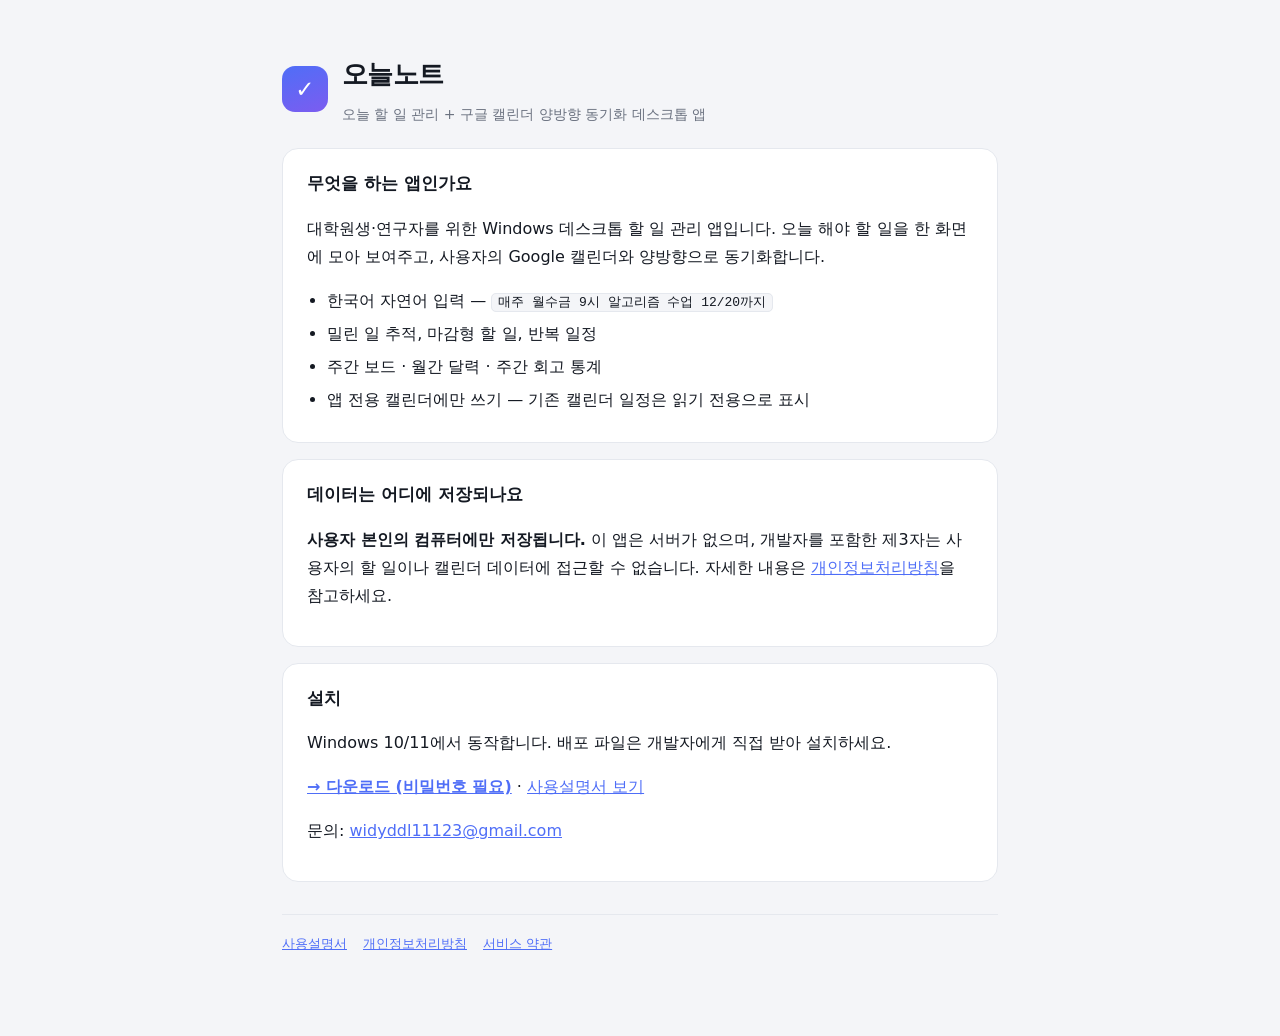
<file: index.html>
<!doctype html>
<html lang="ko">
<head>
<meta charset="utf-8">
<meta name="viewport" content="width=device-width, initial-scale=1">
<title>오늘노트 — 오늘 할 일 + 구글 캘린더</title>
<link rel="stylesheet" href="./site.css">
<style>
  header{display:flex;align-items:center;gap:14px;margin-bottom:22px}
  .logo{width:46px;height:46px;border-radius:13px;background:linear-gradient(160deg,#4f6ef7,#7c5cf0);
    display:grid;place-items:center;color:#fff;font-size:23px;flex:0 0 auto}
  .sub{color:var(--muted);font-size:14px;margin-top:2px}
</style>
</head>
<body>
<div class="wrap">
  <header>
    <div class="logo">✓</div>
    <div>
      <h1>오늘노트</h1>
      <div class="sub">오늘 할 일 관리 + 구글 캘린더 양방향 동기화 데스크톱 앱</div>
    </div>
  </header>

  <div class="card">
    <h2>무엇을 하는 앱인가요</h2>
    <p>대학원생·연구자를 위한 Windows 데스크톱 할 일 관리 앱입니다. 오늘 해야 할 일을 한 화면에 모아 보여주고,
       사용자의 Google 캘린더와 양방향으로 동기화합니다.</p>
    <ul>
      <li>한국어 자연어 입력 — <code>매주 월수금 9시 알고리즘 수업 12/20까지</code></li>
      <li>밀린 일 추적, 마감형 할 일, 반복 일정</li>
      <li>주간 보드 · 월간 달력 · 주간 회고 통계</li>
      <li>앱 전용 캘린더에만 쓰기 — 기존 캘린더 일정은 읽기 전용으로 표시</li>
    </ul>
  </div>

  <div class="card">
    <h2>데이터는 어디에 저장되나요</h2>
    <p><strong>사용자 본인의 컴퓨터에만 저장됩니다.</strong> 이 앱은 서버가 없으며, 개발자를 포함한 제3자는
       사용자의 할 일이나 캘린더 데이터에 접근할 수 없습니다.
       자세한 내용은 <a href="./privacy.html">개인정보처리방침</a>을 참고하세요.</p>
  </div>

  <div class="card">
    <h2>설치</h2>
    <p>Windows 10/11에서 동작합니다. 배포 파일은 개발자에게 직접 받아 설치하세요.</p>
    <p><a href="./download.html"><strong>→ 다운로드 (비밀번호 필요)</strong></a> · <a href="./guide.html">사용설명서 보기</a></p>
    <p>문의: <a href="mailto:widyddl11123@gmail.com">widyddl11123@gmail.com</a></p>
  </div>

  <footer>
    <a href="./guide.html">사용설명서</a>
    <a href="./privacy.html">개인정보처리방침</a>
    <a href="./terms.html">서비스 약관</a>
  </footer>
</div>
</body>
</html>
</file>
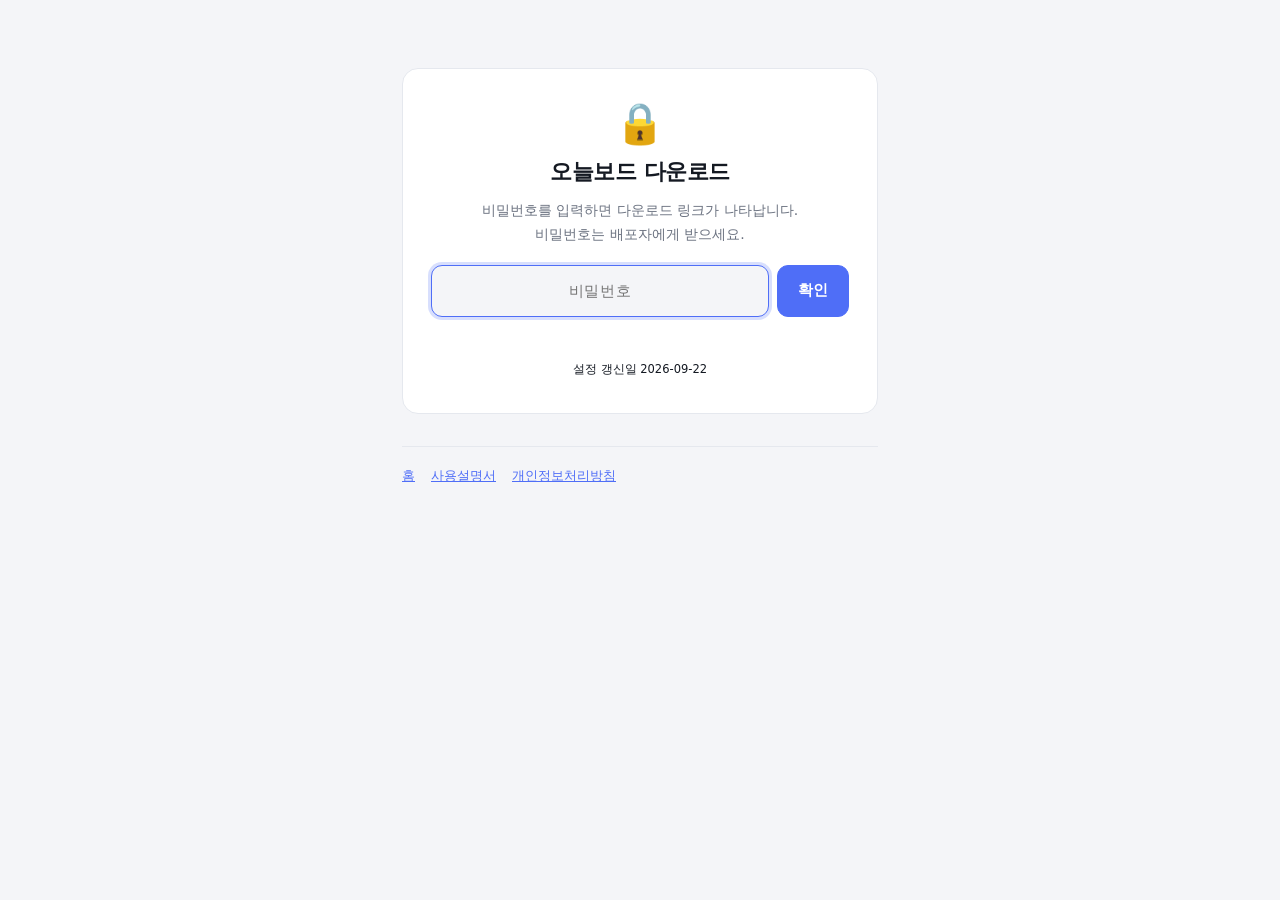
<file: download.html>
<!doctype html>
<html lang="ko">
<head>
<meta charset="utf-8">
<meta name="viewport" content="width=device-width, initial-scale=1">
<meta name="robots" content="noindex, nofollow">
<title>오늘보드 다운로드</title>
<link rel="stylesheet" href="./site.css">
<style>
  .wrap{max-width:520px}
  .lockcard{text-align:center;padding:34px 28px}
  .lock{font-size:40px;line-height:1;margin-bottom:10px}
  .pwrow{display:flex;gap:8px;margin-top:18px}
  .pwrow input{
    flex:1;padding:12px 14px;border-radius:11px;border:1px solid var(--border);
    background:var(--bg);color:var(--text);font:inherit;font-size:15px;outline:none;text-align:center;letter-spacing:.05em;
  }
  .pwrow input:focus{border-color:var(--accent);box-shadow:0 0 0 3px color-mix(in srgb,var(--accent) 22%,transparent)}
  .btn{
    padding:12px 20px;border-radius:11px;border:1px solid var(--accent);background:var(--accent);color:#fff;
    font:inherit;font-size:14.5px;font-weight:700;cursor:pointer;white-space:nowrap;
  }
  .btn:hover{filter:brightness(1.08)}
  .btn:disabled{opacity:.55;cursor:default;filter:none}
  .btn.big{display:block;width:100%;padding:16px;font-size:16px;margin-top:6px;text-decoration:none;text-align:center}
  .msg{margin-top:12px;font-size:13.5px;min-height:20px}
  .msg.err{color:#e5484d}
  .msg.ok{color:#16a34a}
  .shake{animation:sh .35s}
  @keyframes sh{0%,100%{transform:translateX(0)}25%{transform:translateX(-7px)}75%{transform:translateX(7px)}}
  .meta{display:flex;flex-wrap:wrap;gap:8px;justify-content:center;margin-top:14px;font-size:12px;color:var(--muted)}
  .meta span{background:var(--bg);border:1px solid var(--border);border-radius:999px;padding:3px 10px}
  .hash{font-size:11px;color:var(--faint);word-break:break-all;margin-top:12px;line-height:1.5}
  .note{font-size:13px;color:var(--muted);margin-top:18px;text-align:left;
    background:var(--bg);border-left:3px solid var(--accent);border-radius:0 8px 8px 0;padding:11px 14px}
  .note.warn{border-left-color:#f59e0b}
  h1{font-size:22px;margin:0 0 4px}
</style>
</head>
<body>
<div class="wrap">

  <div class="card lockcard" id="gate">
    <div class="lock">🔒</div>
    <h1>오늘보드 다운로드</h1>
    <p style="color:var(--muted);font-size:14px;margin:6px 0 0">
      비밀번호를 입력하면 다운로드 링크가 나타납니다.<br>비밀번호는 배포자에게 받으세요.
    </p>
    <div class="pwrow">
      <input type="password" id="pw" placeholder="비밀번호" autocomplete="off" spellcheck="false">
      <button class="btn" id="go">확인</button>
    </div>
    <div class="msg" id="msg"></div>
    <div id="cfgInfo" style="margin-top:10px;font-size:11.5px;color:var(--faint)"></div>
  </div>

  <div class="card hidden" id="ready" style="text-align:center">
    <div class="lock">✅</div>
    <h1>다운로드 준비 완료</h1>
    <div class="meta" id="meta"></div>
    <a class="btn big" id="dl" href="#">⬇ 설치 파일 받기</a>
    <div class="hash" id="hash"></div>

    <div class="note warn">
      <strong>설치할 때 파란 경고창이 뜹니다.</strong><br>
      "Windows의 PC 보호" → <strong>추가 정보 → 실행</strong>을 누르세요.
      개발자 인증서를 구입하지 않아서 뜨는 안내이며, 바이러스와는 무관합니다.
    </div>
    <div class="note">
      처음 쓰신다면 <a href="./guide.html">사용설명서</a>를 먼저 보세요.
      구글 캘린더 연결부터 단축키까지 정리해 뒀습니다.
    </div>
    <p style="margin-top:16px"><button class="btn" id="lockAgain" style="background:transparent;color:var(--muted);border-color:var(--border)">잠그기</button></p>
  </div>

  <footer>
    <a href="./index.html">홈</a>
    <a href="./guide.html">사용설명서</a>
    <a href="./privacy.html">개인정보처리방침</a>
  </footer>
</div>

<script>
(function () {
  const $ = (s) => document.querySelector(s);
  const KEY = 'tb_dl_pw';
  let busy = false;

  function b64(s){ const b=atob(s); const u=new Uint8Array(b.length); for(let i=0;i<b.length;i++)u[i]=b.charCodeAt(i); return u; }

  async function unlock(pw, silent) {
    const cfg = window.DL_CONFIG;
    if (!cfg) { show('설정 파일을 불러오지 못했습니다.', 'err'); return false; }
    if (busy) return false;
    busy = true;
    if (!silent) show('확인 중…', '');
    try {
      const base = await crypto.subtle.importKey('raw', new TextEncoder().encode(pw), 'PBKDF2', false, ['deriveKey']);
      const key = await crypto.subtle.deriveKey(
        { name: 'PBKDF2', salt: b64(cfg.salt), iterations: cfg.iter, hash: 'SHA-256' },
        base, { name: 'AES-GCM', length: 256 }, false, ['decrypt']);
      const plain = await crypto.subtle.decrypt({ name: 'AES-GCM', iv: b64(cfg.iv) }, key, b64(cfg.data));
      const info = JSON.parse(new TextDecoder().decode(plain));
      reveal(info, pw);
      return true;
    } catch (e) {
      if (!silent) {
        show('비밀번호가 맞지 않습니다.', 'err');
        $('#gate').classList.add('shake');
        setTimeout(() => $('#gate').classList.remove('shake'), 360);
        $('#pw').select();
      }
      try { localStorage.removeItem(KEY); } catch (_) {}
      return false;
    } finally { busy = false; }
  }

  function show(t, cls) { const m = $('#msg'); m.textContent = t; m.className = 'msg ' + (cls || ''); }

  function reveal(info, pw) {
    $('#dl').href = info.url;
    $('#dl').setAttribute('download', '');
    const meta = [];
    if (info.version) meta.push('v' + info.version);
    if (info.filename) meta.push(info.filename);
    if (info.size) meta.push(info.size);
    if (window.DL_CONFIG.updated) meta.push(window.DL_CONFIG.updated + ' 갱신');
    $('#meta').innerHTML = meta.map(x => '<span>' + x + '</span>').join('');
    $('#hash').textContent = info.sha256 ? 'SHA-256: ' + info.sha256 : '';
    $('#gate').classList.add('hidden');
    $('#ready').classList.remove('hidden');
    try { localStorage.setItem(KEY, pw); } catch (_) {}
  }

  $('#go').onclick = () => { const v = $('#pw').value.trim(); if (v) unlock(v, false); else $('#pw').focus(); };
  $('#pw').addEventListener('keydown', e => { if (e.key === 'Enter') $('#go').click(); });
  $('#lockAgain').onclick = () => {
    try { localStorage.removeItem(KEY); } catch (_) {}
    $('#ready').classList.add('hidden');
    $('#gate').classList.remove('hidden');
    $('#pw').value = ''; show('', ''); $('#pw').focus();
  };

  function start() {
    const cfg = window.DL_CONFIG;
    if (cfg && cfg.updated) $('#cfgInfo').textContent = '설정 갱신일 ' + cfg.updated;
    let saved = null;
    try { saved = localStorage.getItem(KEY); } catch (_) {}
    if (saved) unlock(saved, true).then(ok => { if (!ok) $('#pw').focus(); });
    else $('#pw').focus();
  }

  // 설정 파일은 항상 최신본을 받는다 (브라우저 캐시 무력화)
  const sc = document.createElement('script');
  sc.src = './dl-config.js?t=' + Date.now();
  sc.onload = start;
  sc.onerror = () => { show('설정 파일(dl-config.js)을 찾을 수 없습니다.', 'err'); };
  document.head.appendChild(sc);
})();
</script>
</body>
</html>
</file>
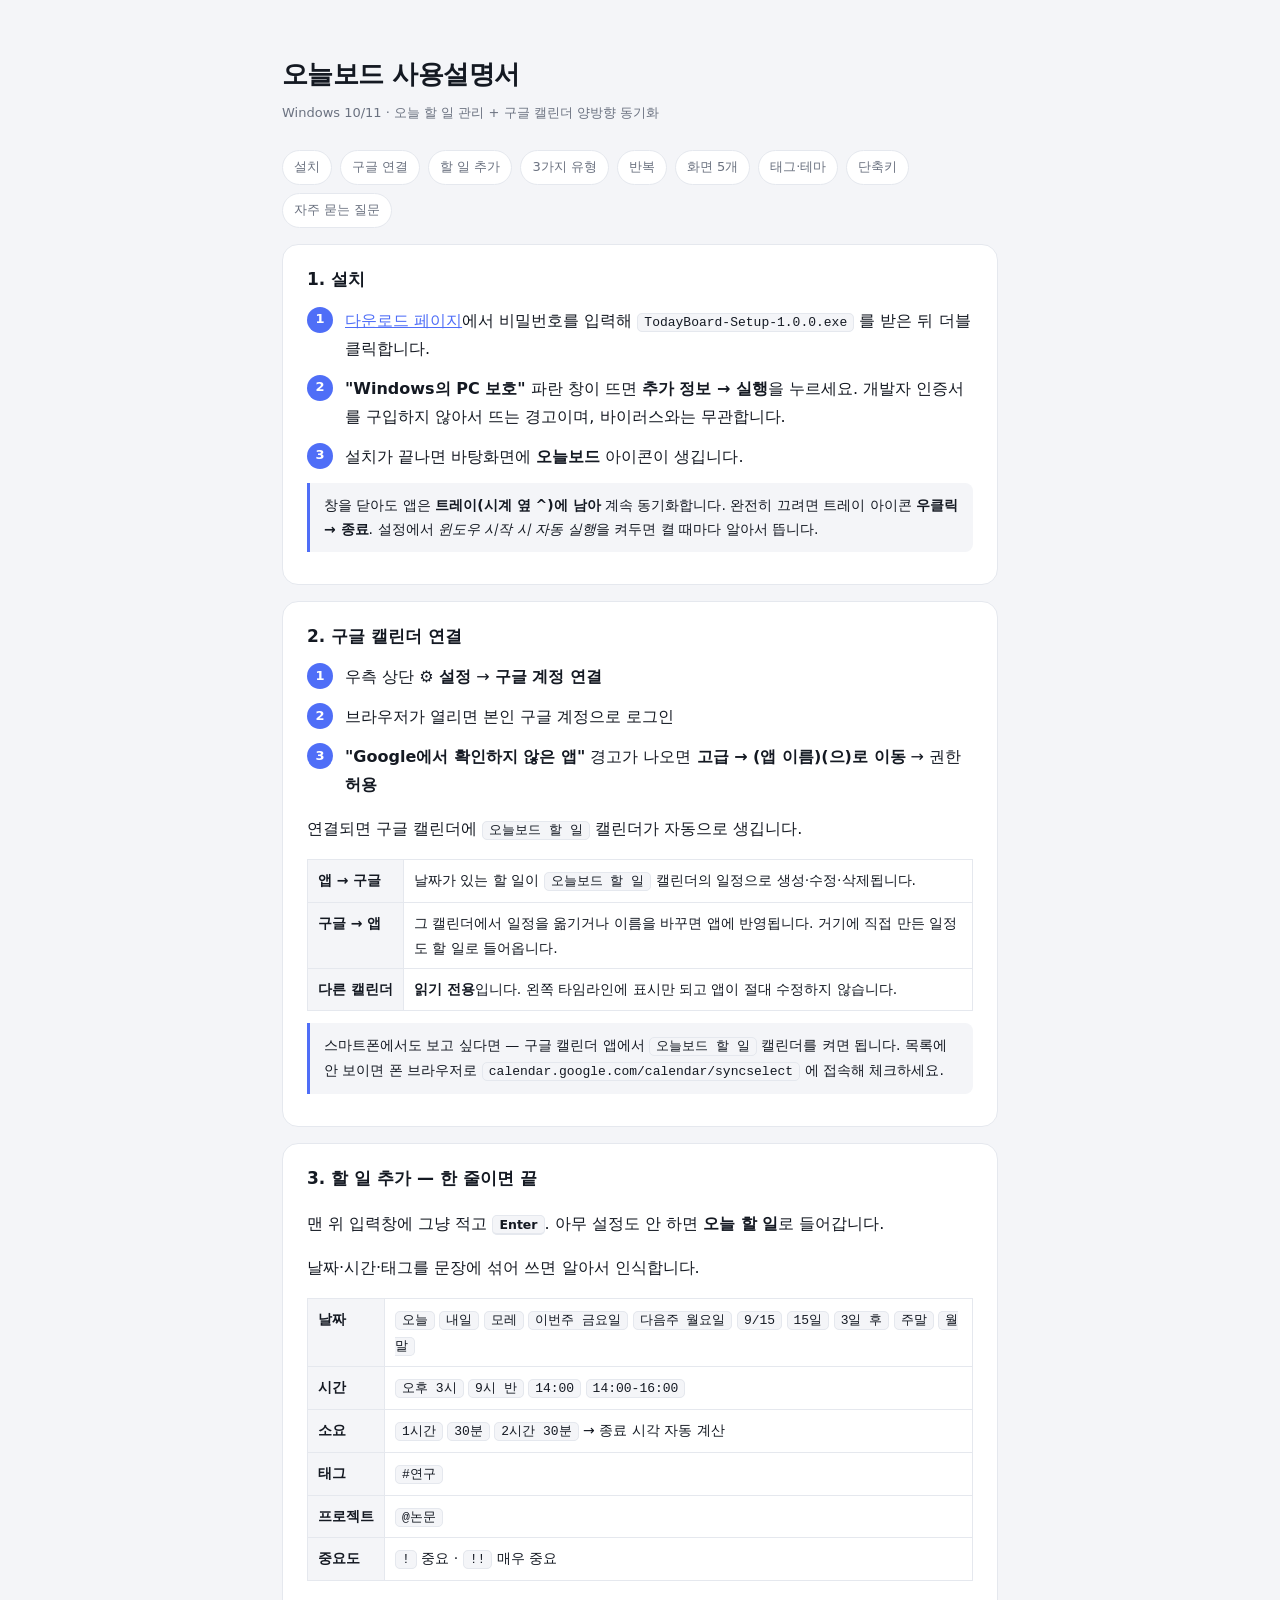
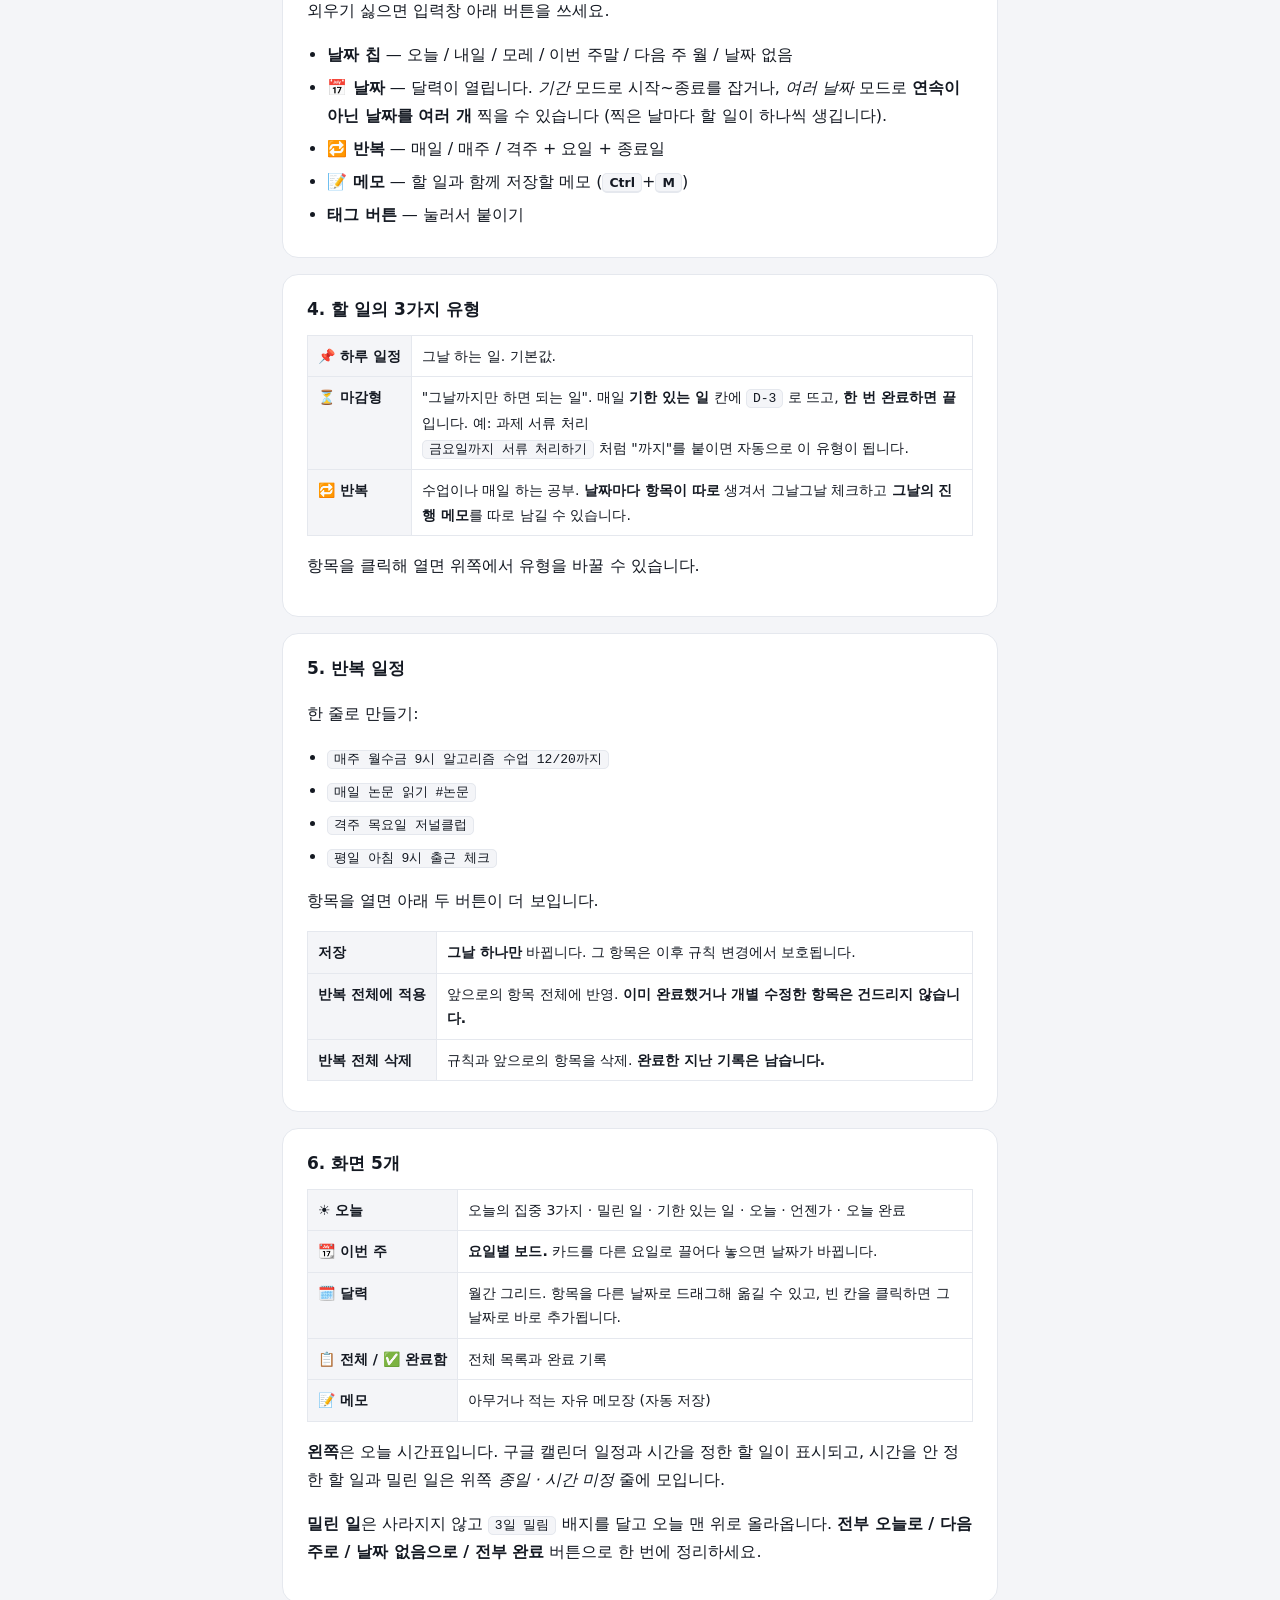
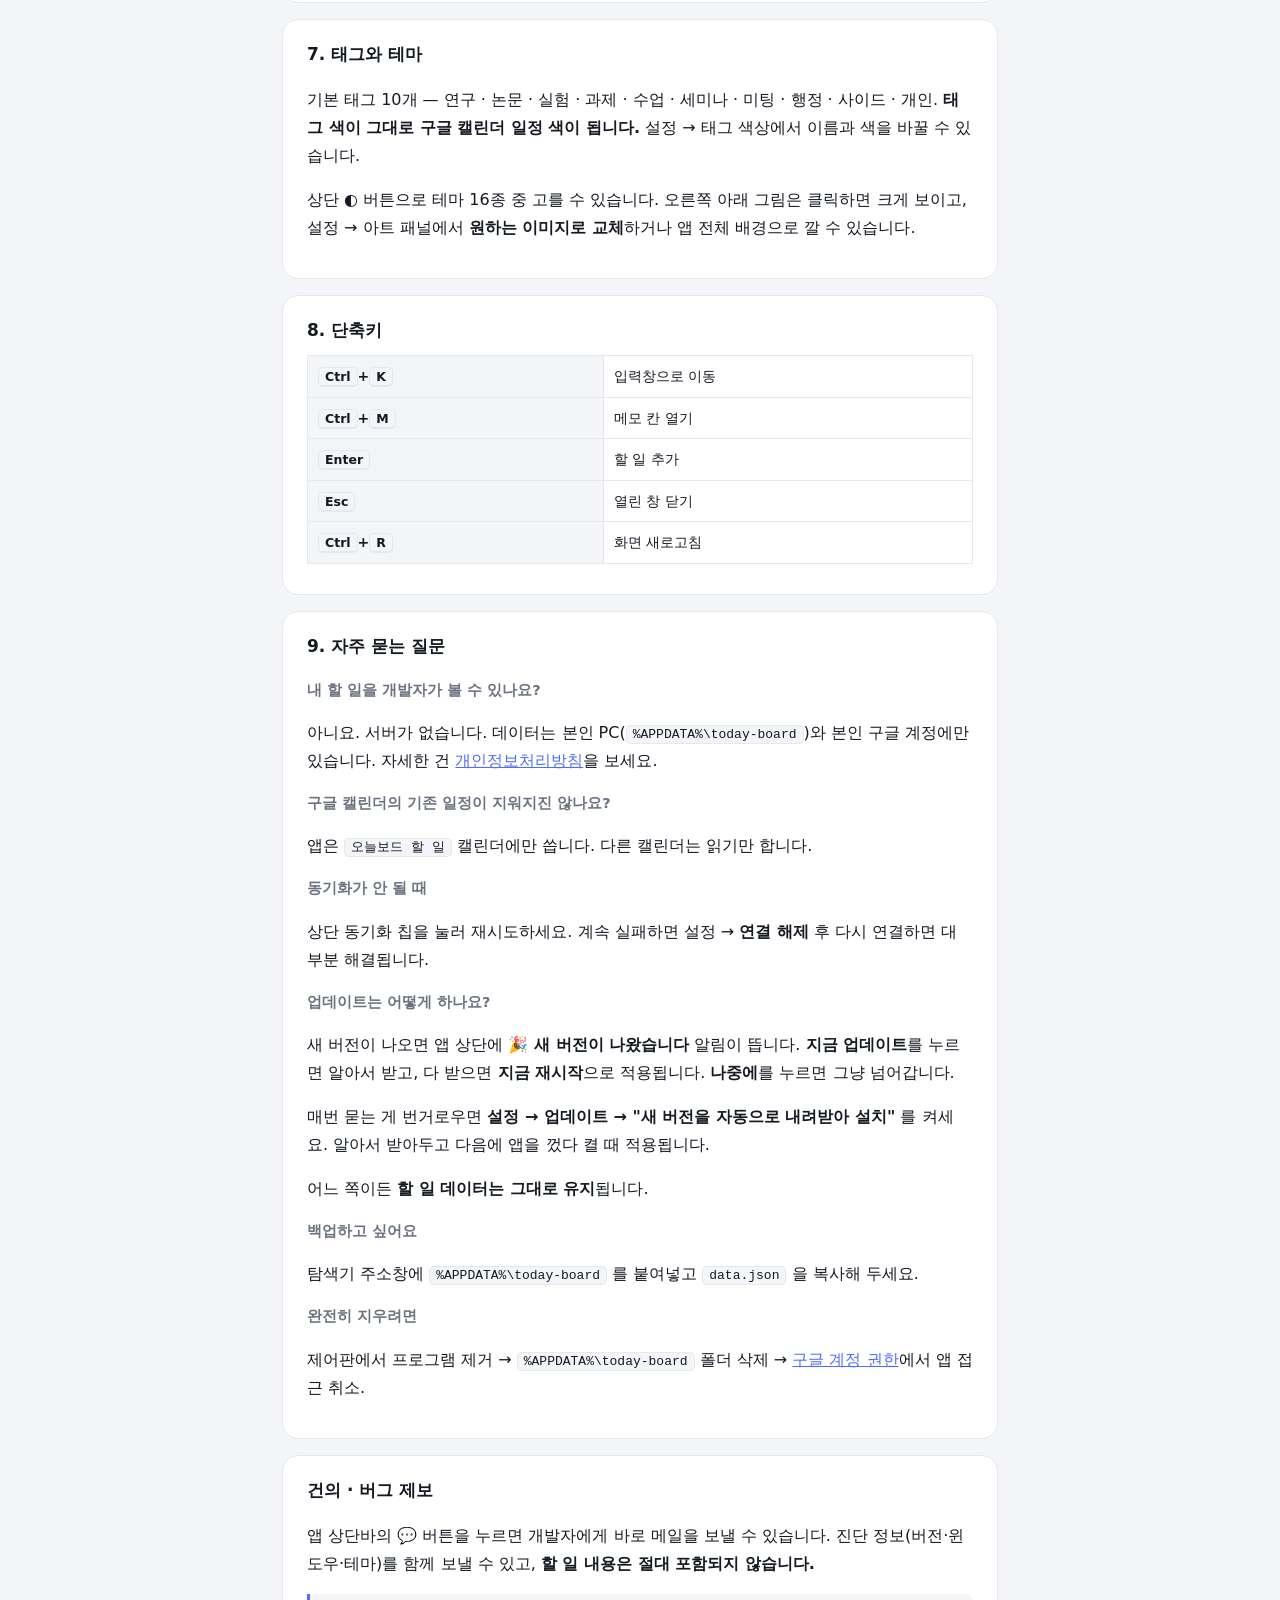
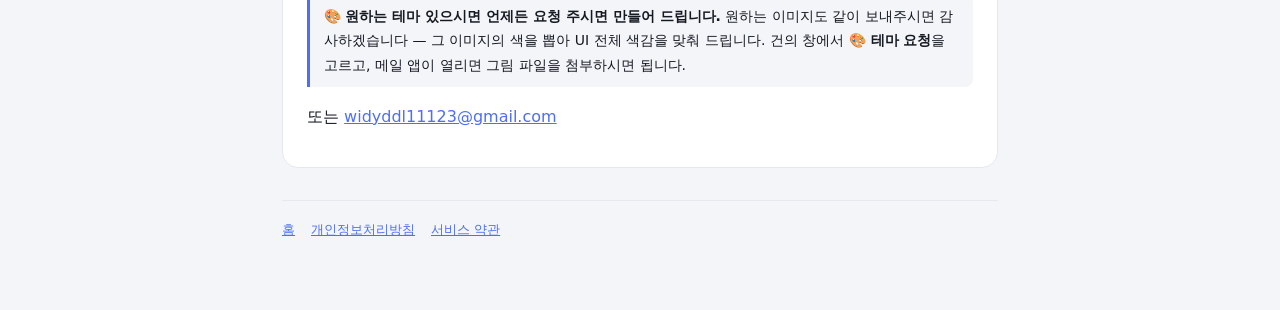
<file: guide.html>
<!doctype html>
<html lang="ko">
<head>
<meta charset="utf-8">
<meta name="viewport" content="width=device-width, initial-scale=1">
<title>오늘보드 사용설명서</title>
<link rel="stylesheet" href="./site.css">
<style>
  .toc{display:flex;flex-wrap:wrap;gap:8px;margin:14px 0 6px}
  .toc a{font-size:13px;padding:5px 11px;border:1px solid var(--border);border-radius:999px;
    background:var(--surface);text-decoration:none;color:var(--muted)}
  .toc a:hover{border-color:var(--accent);color:var(--accent)}
  .step{display:flex;gap:12px;margin:12px 0}
  .num{flex:0 0 auto;width:26px;height:26px;border-radius:50%;background:var(--accent);color:#fff;
    display:grid;place-items:center;font-size:13px;font-weight:800}
  .step > div:last-child{flex:1}
  .tip{background:var(--bg);border-left:3px solid var(--accent);border-radius:0 8px 8px 0;padding:10px 14px;margin:12px 0;font-size:14px}
  .warn{border-left-color:#e5484d}
  kbd{background:var(--bg);border:1px solid var(--border);border-bottom-width:2px;border-radius:5px;
    padding:1px 6px;font-size:12.5px;font-family:inherit;font-weight:700}
  h2{scroll-margin-top:20px}
</style>
</head>
<body>
<div class="wrap">
  <h1>오늘보드 사용설명서</h1>
  <div class="upd">Windows 10/11 · 오늘 할 일 관리 + 구글 캘린더 양방향 동기화</div>

  <div class="toc">
    <a href="#install">설치</a><a href="#google">구글 연결</a><a href="#add">할 일 추가</a>
    <a href="#kinds">3가지 유형</a><a href="#repeat">반복</a><a href="#views">화면 5개</a>
    <a href="#tags">태그·테마</a><a href="#keys">단축키</a><a href="#faq">자주 묻는 질문</a>
  </div>

  <div class="card" id="install">
    <h2>1. 설치</h2>
    <div class="step"><div class="num">1</div><div><a href="./download.html">다운로드 페이지</a>에서 비밀번호를 입력해
      <code>TodayBoard-Setup-1.0.0.exe</code> 를 받은 뒤 더블클릭합니다.</div></div>
    <div class="step"><div class="num">2</div><div><strong>"Windows의 PC 보호"</strong> 파란 창이 뜨면 <strong>추가 정보 → 실행</strong>을 누르세요.
      개발자 인증서를 구입하지 않아서 뜨는 경고이며, 바이러스와는 무관합니다.</div></div>
    <div class="step"><div class="num">3</div><div>설치가 끝나면 바탕화면에 <strong>오늘보드</strong> 아이콘이 생깁니다.</div></div>
    <div class="tip">창을 닫아도 앱은 <strong>트레이(시계 옆 ^)에 남아</strong> 계속 동기화합니다.
      완전히 끄려면 트레이 아이콘 <strong>우클릭 → 종료</strong>. 설정에서 <em>윈도우 시작 시 자동 실행</em>을 켜두면 켤 때마다 알아서 뜹니다.</div>
  </div>

  <div class="card" id="google">
    <h2>2. 구글 캘린더 연결</h2>
    <div class="step"><div class="num">1</div><div>우측 상단 <strong>⚙ 설정</strong> → <strong>구글 계정 연결</strong></div></div>
    <div class="step"><div class="num">2</div><div>브라우저가 열리면 본인 구글 계정으로 로그인</div></div>
    <div class="step"><div class="num">3</div><div><strong>"Google에서 확인하지 않은 앱"</strong> 경고가 나오면
      <strong>고급 → (앱 이름)(으)로 이동</strong> → 권한 <strong>허용</strong></div></div>
    <p>연결되면 구글 캘린더에 <code>오늘보드 할 일</code> 캘린더가 자동으로 생깁니다.</p>
    <table>
      <tr><th>앱 → 구글</th><td>날짜가 있는 할 일이 <code>오늘보드 할 일</code> 캘린더의 일정으로 생성·수정·삭제됩니다.</td></tr>
      <tr><th>구글 → 앱</th><td>그 캘린더에서 일정을 옮기거나 이름을 바꾸면 앱에 반영됩니다. 거기에 직접 만든 일정도 할 일로 들어옵니다.</td></tr>
      <tr><th>다른 캘린더</th><td><strong>읽기 전용</strong>입니다. 왼쪽 타임라인에 표시만 되고 앱이 절대 수정하지 않습니다.</td></tr>
    </table>
    <div class="tip">스마트폰에서도 보고 싶다면 — 구글 캘린더 앱에서 <code>오늘보드 할 일</code> 캘린더를 켜면 됩니다.
      목록에 안 보이면 폰 브라우저로 <code>calendar.google.com/calendar/syncselect</code> 에 접속해 체크하세요.</div>
  </div>

  <div class="card" id="add">
    <h2>3. 할 일 추가 — 한 줄이면 끝</h2>
    <p>맨 위 입력창에 그냥 적고 <kbd>Enter</kbd>. 아무 설정도 안 하면 <strong>오늘 할 일</strong>로 들어갑니다.</p>
    <p>날짜·시간·태그를 문장에 섞어 쓰면 알아서 인식합니다.</p>
    <table>
      <tr><th>날짜</th><td><code>오늘</code> <code>내일</code> <code>모레</code> <code>이번주 금요일</code> <code>다음주 월요일</code> <code>9/15</code> <code>15일</code> <code>3일 후</code> <code>주말</code> <code>월말</code></td></tr>
      <tr><th>시간</th><td><code>오후 3시</code> <code>9시 반</code> <code>14:00</code> <code>14:00-16:00</code></td></tr>
      <tr><th>소요</th><td><code>1시간</code> <code>30분</code> <code>2시간 30분</code> → 종료 시각 자동 계산</td></tr>
      <tr><th>태그</th><td><code>#연구</code></td></tr>
      <tr><th>프로젝트</th><td><code>@논문</code></td></tr>
      <tr><th>중요도</th><td><code>!</code> 중요 · <code>!!</code> 매우 중요</td></tr>
    </table>
    <p>외우기 싫으면 입력창 아래 버튼을 쓰세요.</p>
    <ul>
      <li><strong>날짜 칩</strong> — 오늘 / 내일 / 모레 / 이번 주말 / 다음 주 월 / 날짜 없음</li>
      <li><strong>📅 날짜</strong> — 달력이 열립니다. <em>기간</em> 모드로 시작~종료를 잡거나, <em>여러 날짜</em> 모드로 <strong>연속이 아닌 날짜를 여러 개</strong> 찍을 수 있습니다 (찍은 날마다 할 일이 하나씩 생깁니다).</li>
      <li><strong>🔁 반복</strong> — 매일 / 매주 / 격주 + 요일 + 종료일</li>
      <li><strong>📝 메모</strong> — 할 일과 함께 저장할 메모 (<kbd>Ctrl</kbd>+<kbd>M</kbd>)</li>
      <li><strong>태그 버튼</strong> — 눌러서 붙이기</li>
    </ul>
  </div>

  <div class="card" id="kinds">
    <h2>4. 할 일의 3가지 유형</h2>
    <table>
      <tr><th>📌 하루 일정</th><td>그날 하는 일. 기본값.</td></tr>
      <tr><th>⏳ 마감형</th><td>"그날까지만 하면 되는 일". 매일 <strong>기한 있는 일</strong> 칸에 <code>D-3</code> 로 뜨고,
        <strong>한 번 완료하면 끝</strong>입니다. 예: 과제 서류 처리<br>
        <code>금요일까지 서류 처리하기</code> 처럼 "까지"를 붙이면 자동으로 이 유형이 됩니다.</td></tr>
      <tr><th>🔁 반복</th><td>수업이나 매일 하는 공부. <strong>날짜마다 항목이 따로</strong> 생겨서
        그날그날 체크하고 <strong>그날의 진행 메모</strong>를 따로 남길 수 있습니다.</td></tr>
    </table>
    <p>항목을 클릭해 열면 위쪽에서 유형을 바꿀 수 있습니다.</p>
  </div>

  <div class="card" id="repeat">
    <h2>5. 반복 일정</h2>
    <p>한 줄로 만들기:</p>
    <ul>
      <li><code>매주 월수금 9시 알고리즘 수업 12/20까지</code></li>
      <li><code>매일 논문 읽기 #논문</code></li>
      <li><code>격주 목요일 저널클럽</code></li>
      <li><code>평일 아침 9시 출근 체크</code></li>
    </ul>
    <p>항목을 열면 아래 두 버튼이 더 보입니다.</p>
    <table>
      <tr><th>저장</th><td><strong>그날 하나만</strong> 바뀝니다. 그 항목은 이후 규칙 변경에서 보호됩니다.</td></tr>
      <tr><th>반복 전체에 적용</th><td>앞으로의 항목 전체에 반영. <strong>이미 완료했거나 개별 수정한 항목은 건드리지 않습니다.</strong></td></tr>
      <tr><th>반복 전체 삭제</th><td>규칙과 앞으로의 항목을 삭제. <strong>완료한 지난 기록은 남습니다.</strong></td></tr>
    </table>
  </div>

  <div class="card" id="views">
    <h2>6. 화면 5개</h2>
    <table>
      <tr><th>☀️ 오늘</th><td>오늘의 집중 3가지 · 밀린 일 · 기한 있는 일 · 오늘 · 언젠가 · 오늘 완료</td></tr>
      <tr><th>📆 이번 주</th><td><strong>요일별 보드.</strong> 카드를 다른 요일로 끌어다 놓으면 날짜가 바뀝니다.</td></tr>
      <tr><th>🗓️ 달력</th><td>월간 그리드. 항목을 다른 날짜로 드래그해 옮길 수 있고, 빈 칸을 클릭하면 그 날짜로 바로 추가됩니다.</td></tr>
      <tr><th>📋 전체 / ✅ 완료함</th><td>전체 목록과 완료 기록</td></tr>
      <tr><th>📝 메모</th><td>아무거나 적는 자유 메모장 (자동 저장)</td></tr>
    </table>
    <p><strong>왼쪽</strong>은 오늘 시간표입니다. 구글 캘린더 일정과 시간을 정한 할 일이 표시되고,
       시간을 안 정한 할 일과 밀린 일은 위쪽 <em>종일 · 시간 미정</em> 줄에 모입니다.</p>
    <p><strong>밀린 일</strong>은 사라지지 않고 <code>3일 밀림</code> 배지를 달고 오늘 맨 위로 올라옵니다.
       <strong>전부 오늘로 / 다음 주로 / 날짜 없음으로 / 전부 완료</strong> 버튼으로 한 번에 정리하세요.</p>
  </div>

  <div class="card" id="tags">
    <h2>7. 태그와 테마</h2>
    <p>기본 태그 10개 — 연구 · 논문 · 실험 · 과제 · 수업 · 세미나 · 미팅 · 행정 · 사이드 · 개인.
       <strong>태그 색이 그대로 구글 캘린더 일정 색이 됩니다.</strong> 설정 → 태그 색상에서 이름과 색을 바꿀 수 있습니다.</p>
    <p>상단 <strong>◐</strong> 버튼으로 테마 16종 중 고를 수 있습니다. 오른쪽 아래 그림은 클릭하면 크게 보이고,
       설정 → 아트 패널에서 <strong>원하는 이미지로 교체</strong>하거나 앱 전체 배경으로 깔 수 있습니다.</p>
  </div>

  <div class="card" id="keys">
    <h2>8. 단축키</h2>
    <table>
      <tr><th><kbd>Ctrl</kbd>+<kbd>K</kbd></th><td>입력창으로 이동</td></tr>
      <tr><th><kbd>Ctrl</kbd>+<kbd>M</kbd></th><td>메모 칸 열기</td></tr>
      <tr><th><kbd>Enter</kbd></th><td>할 일 추가</td></tr>
      <tr><th><kbd>Esc</kbd></th><td>열린 창 닫기</td></tr>
      <tr><th><kbd>Ctrl</kbd>+<kbd>R</kbd></th><td>화면 새로고침</td></tr>
    </table>
  </div>

  <div class="card" id="faq">
    <h2>9. 자주 묻는 질문</h2>
    <h3>내 할 일을 개발자가 볼 수 있나요?</h3>
    <p>아니요. 서버가 없습니다. 데이터는 본인 PC(<code>%APPDATA%\today-board</code>)와 본인 구글 계정에만 있습니다.
       자세한 건 <a href="./privacy.html">개인정보처리방침</a>을 보세요.</p>

    <h3>구글 캘린더의 기존 일정이 지워지진 않나요?</h3>
    <p>앱은 <code>오늘보드 할 일</code> 캘린더에만 씁니다. 다른 캘린더는 읽기만 합니다.</p>

    <h3>동기화가 안 될 때</h3>
    <p>상단 동기화 칩을 눌러 재시도하세요. 계속 실패하면 설정 → <strong>연결 해제</strong> 후 다시 연결하면 대부분 해결됩니다.</p>

    <h3>업데이트는 어떻게 하나요?</h3>
    <p>새 버전이 나오면 앱 상단에 <strong>🎉 새 버전이 나왔습니다</strong> 알림이 뜹니다.
       <strong>지금 업데이트</strong>를 누르면 알아서 받고, 다 받으면 <strong>지금 재시작</strong>으로 적용됩니다.
       <strong>나중에</strong>를 누르면 그냥 넘어갑니다.</p>
    <p>매번 묻는 게 번거로우면 <strong>설정 → 업데이트 → "새 버전을 자동으로 내려받아 설치"</strong> 를 켜세요.
       알아서 받아두고 다음에 앱을 껐다 켤 때 적용됩니다.</p>
    <p>어느 쪽이든 <strong>할 일 데이터는 그대로 유지</strong>됩니다.</p>

    <h3>백업하고 싶어요</h3>
    <p>탐색기 주소창에 <code>%APPDATA%\today-board</code> 를 붙여넣고 <code>data.json</code> 을 복사해 두세요.</p>

    <h3>완전히 지우려면</h3>
    <p>제어판에서 프로그램 제거 → <code>%APPDATA%\today-board</code> 폴더 삭제 →
       <a href="https://myaccount.google.com/permissions" target="_blank" rel="noopener">구글 계정 권한</a>에서 앱 접근 취소.</p>
  </div>

  <div class="card">
    <h2>건의 · 버그 제보</h2>
    <p>앱 상단바의 <strong>💬</strong> 버튼을 누르면 개발자에게 바로 메일을 보낼 수 있습니다.
       진단 정보(버전·윈도우·테마)를 함께 보낼 수 있고, <strong>할 일 내용은 절대 포함되지 않습니다.</strong></p>
    <div class="tip">🎨 <strong>원하는 테마 있으시면 언제든 요청 주시면 만들어 드립니다.</strong>
      원하는 이미지도 같이 보내주시면 감사하겠습니다 — 그 이미지의 색을 뽑아 UI 전체 색감을 맞춰 드립니다.
      건의 창에서 <strong>🎨 테마 요청</strong>을 고르고, 메일 앱이 열리면 그림 파일을 첨부하시면 됩니다.</div>
    <p>또는 <a href="mailto:widyddl11123@gmail.com">widyddl11123@gmail.com</a></p>
  </div>

  <footer>
    <a href="./index.html">홈</a>
    <a href="./privacy.html">개인정보처리방침</a>
    <a href="./terms.html">서비스 약관</a>
  </footer>
</div>
</body>
</html>
</file>
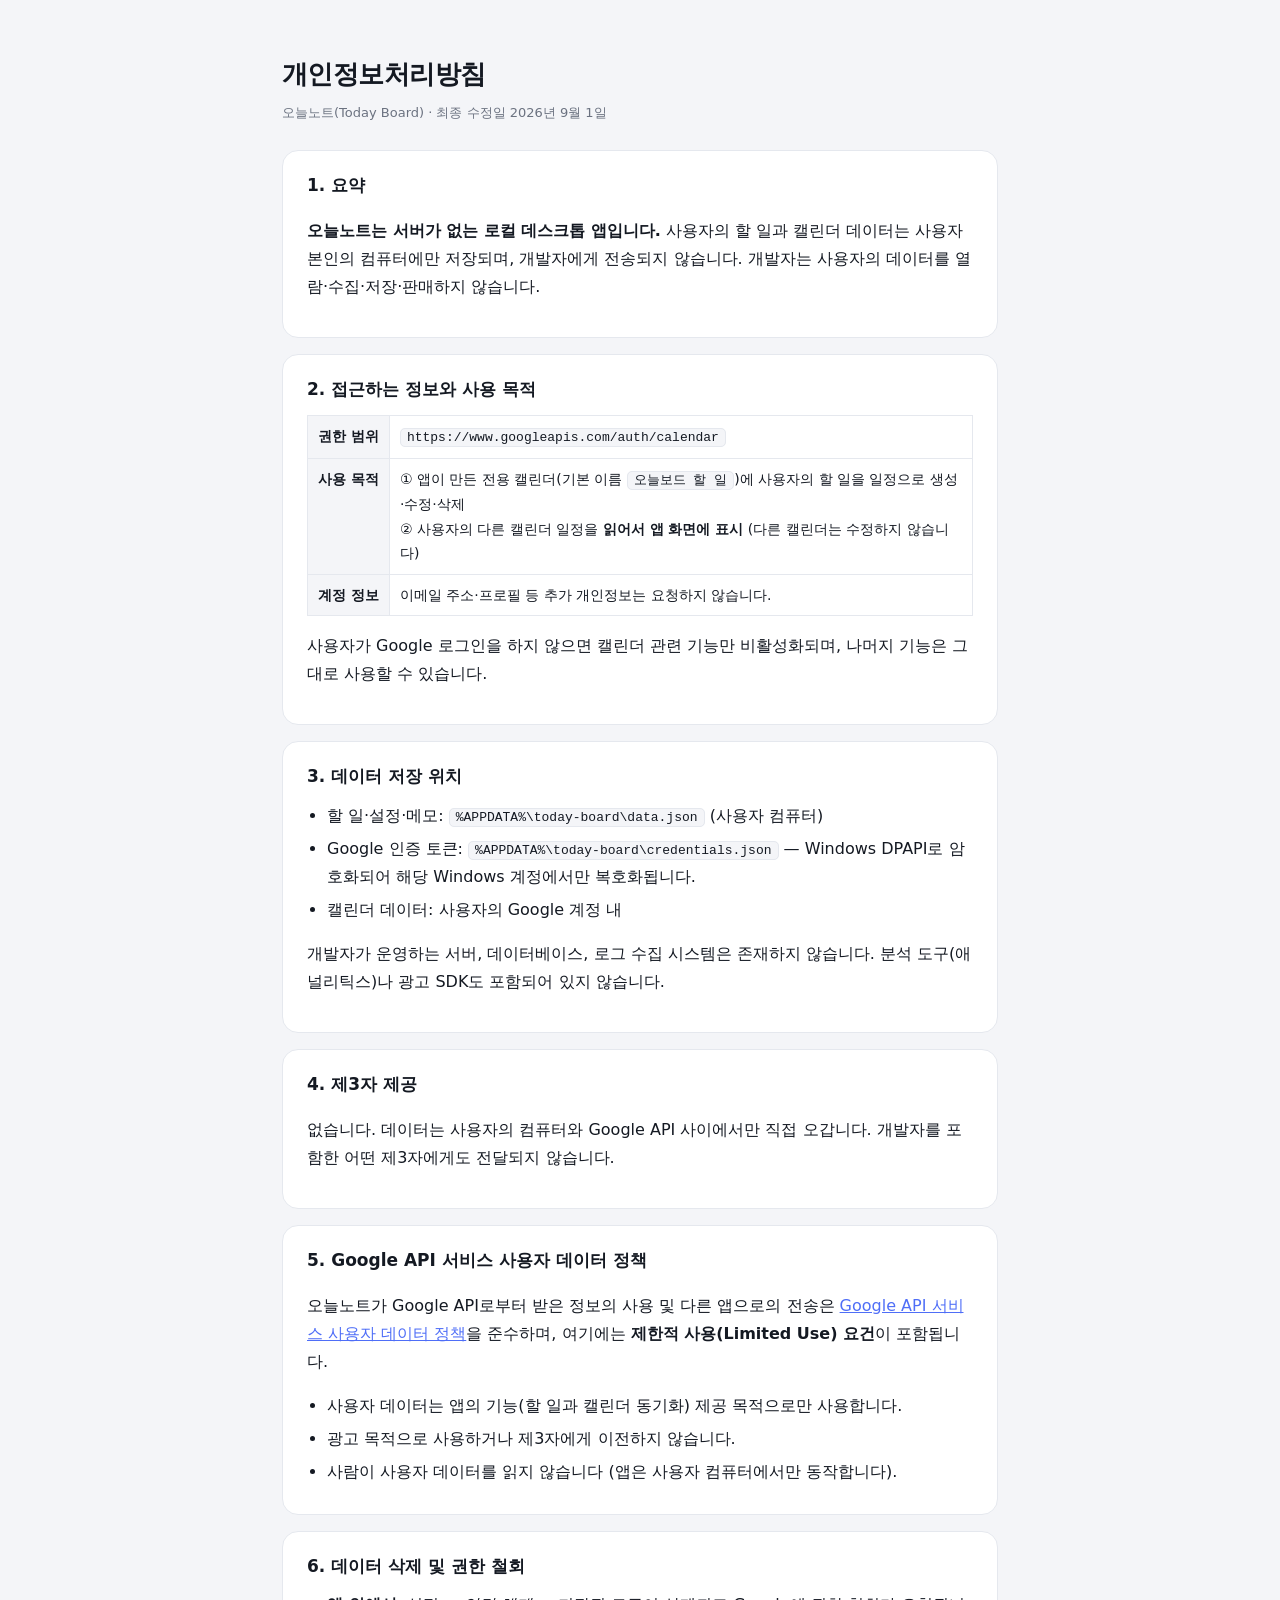
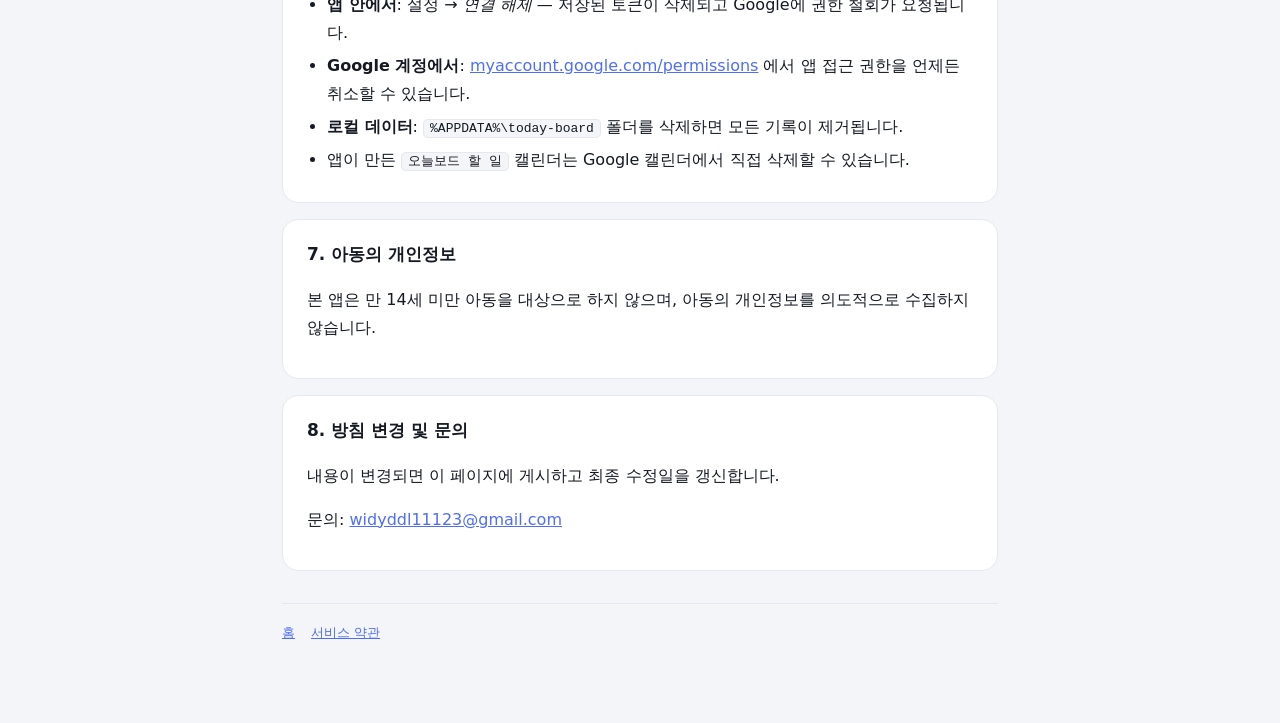
<file: privacy.html>
<!doctype html>
<html lang="ko">
<head>
<meta charset="utf-8">
<meta name="viewport" content="width=device-width, initial-scale=1">
<title>개인정보처리방침 — 오늘노트</title>
<link rel="stylesheet" href="./site.css">
</head>
<body>
<div class="wrap">
  <h1>개인정보처리방침</h1>
  <div class="upd">오늘노트(Today Board) · 최종 수정일 2026년 9월 1일</div>

  <div class="card">
    <h2>1. 요약</h2>
    <p><strong>오늘노트는 서버가 없는 로컬 데스크톱 앱입니다.</strong> 사용자의 할 일과 캘린더 데이터는
       사용자 본인의 컴퓨터에만 저장되며, 개발자에게 전송되지 않습니다. 개발자는 사용자의 데이터를
       열람·수집·저장·판매하지 않습니다.</p>
  </div>

  <div class="card">
    <h2>2. 접근하는 정보와 사용 목적</h2>
    <table>
      <tr><th>권한 범위</th><td><code>https://www.googleapis.com/auth/calendar</code></td></tr>
      <tr><th>사용 목적</th><td>
        ① 앱이 만든 전용 캘린더(기본 이름 <code>오늘보드 할 일</code>)에 사용자의 할 일을 일정으로 생성·수정·삭제<br>
        ② 사용자의 다른 캘린더 일정을 <strong>읽어서 앱 화면에 표시</strong> (다른 캘린더는 수정하지 않습니다)
      </td></tr>
      <tr><th>계정 정보</th><td>이메일 주소·프로필 등 추가 개인정보는 요청하지 않습니다.</td></tr>
    </table>
    <p>사용자가 Google 로그인을 하지 않으면 캘린더 관련 기능만 비활성화되며, 나머지 기능은 그대로 사용할 수 있습니다.</p>
  </div>

  <div class="card">
    <h2>3. 데이터 저장 위치</h2>
    <ul>
      <li>할 일·설정·메모: <code>%APPDATA%\today-board\data.json</code> (사용자 컴퓨터)</li>
      <li>Google 인증 토큰: <code>%APPDATA%\today-board\credentials.json</code> — Windows DPAPI로 암호화되어 해당 Windows 계정에서만 복호화됩니다.</li>
      <li>캘린더 데이터: 사용자의 Google 계정 내</li>
    </ul>
    <p>개발자가 운영하는 서버, 데이터베이스, 로그 수집 시스템은 존재하지 않습니다.
       분석 도구(애널리틱스)나 광고 SDK도 포함되어 있지 않습니다.</p>
  </div>

  <div class="card">
    <h2>4. 제3자 제공</h2>
    <p>없습니다. 데이터는 사용자의 컴퓨터와 Google API 사이에서만 직접 오갑니다.
       개발자를 포함한 어떤 제3자에게도 전달되지 않습니다.</p>
  </div>

  <div class="card">
    <h2>5. Google API 서비스 사용자 데이터 정책</h2>
    <p>오늘노트가 Google API로부터 받은 정보의 사용 및 다른 앱으로의 전송은
       <a href="https://developers.google.com/terms/api-services-user-data-policy" target="_blank" rel="noopener">Google API 서비스 사용자 데이터 정책</a>을
       준수하며, 여기에는 <strong>제한적 사용(Limited Use) 요건</strong>이 포함됩니다.</p>
    <ul>
      <li>사용자 데이터는 앱의 기능(할 일과 캘린더 동기화) 제공 목적으로만 사용합니다.</li>
      <li>광고 목적으로 사용하거나 제3자에게 이전하지 않습니다.</li>
      <li>사람이 사용자 데이터를 읽지 않습니다 (앱은 사용자 컴퓨터에서만 동작합니다).</li>
    </ul>
  </div>

  <div class="card">
    <h2>6. 데이터 삭제 및 권한 철회</h2>
    <ul>
      <li><strong>앱 안에서</strong>: 설정 → <em>연결 해제</em> — 저장된 토큰이 삭제되고 Google에 권한 철회가 요청됩니다.</li>
      <li><strong>Google 계정에서</strong>: <a href="https://myaccount.google.com/permissions" target="_blank" rel="noopener">myaccount.google.com/permissions</a> 에서 앱 접근 권한을 언제든 취소할 수 있습니다.</li>
      <li><strong>로컬 데이터</strong>: <code>%APPDATA%\today-board</code> 폴더를 삭제하면 모든 기록이 제거됩니다.</li>
      <li>앱이 만든 <code>오늘보드 할 일</code> 캘린더는 Google 캘린더에서 직접 삭제할 수 있습니다.</li>
    </ul>
  </div>

  <div class="card">
    <h2>7. 아동의 개인정보</h2>
    <p>본 앱은 만 14세 미만 아동을 대상으로 하지 않으며, 아동의 개인정보를 의도적으로 수집하지 않습니다.</p>
  </div>

  <div class="card">
    <h2>8. 방침 변경 및 문의</h2>
    <p>내용이 변경되면 이 페이지에 게시하고 최종 수정일을 갱신합니다.</p>
    <p>문의: <a href="mailto:widyddl11123@gmail.com">widyddl11123@gmail.com</a></p>
  </div>

  <footer>
    <a href="./index.html">홈</a>
    <a href="./terms.html">서비스 약관</a>
  </footer>
</div>
</body>
</html>
</file>
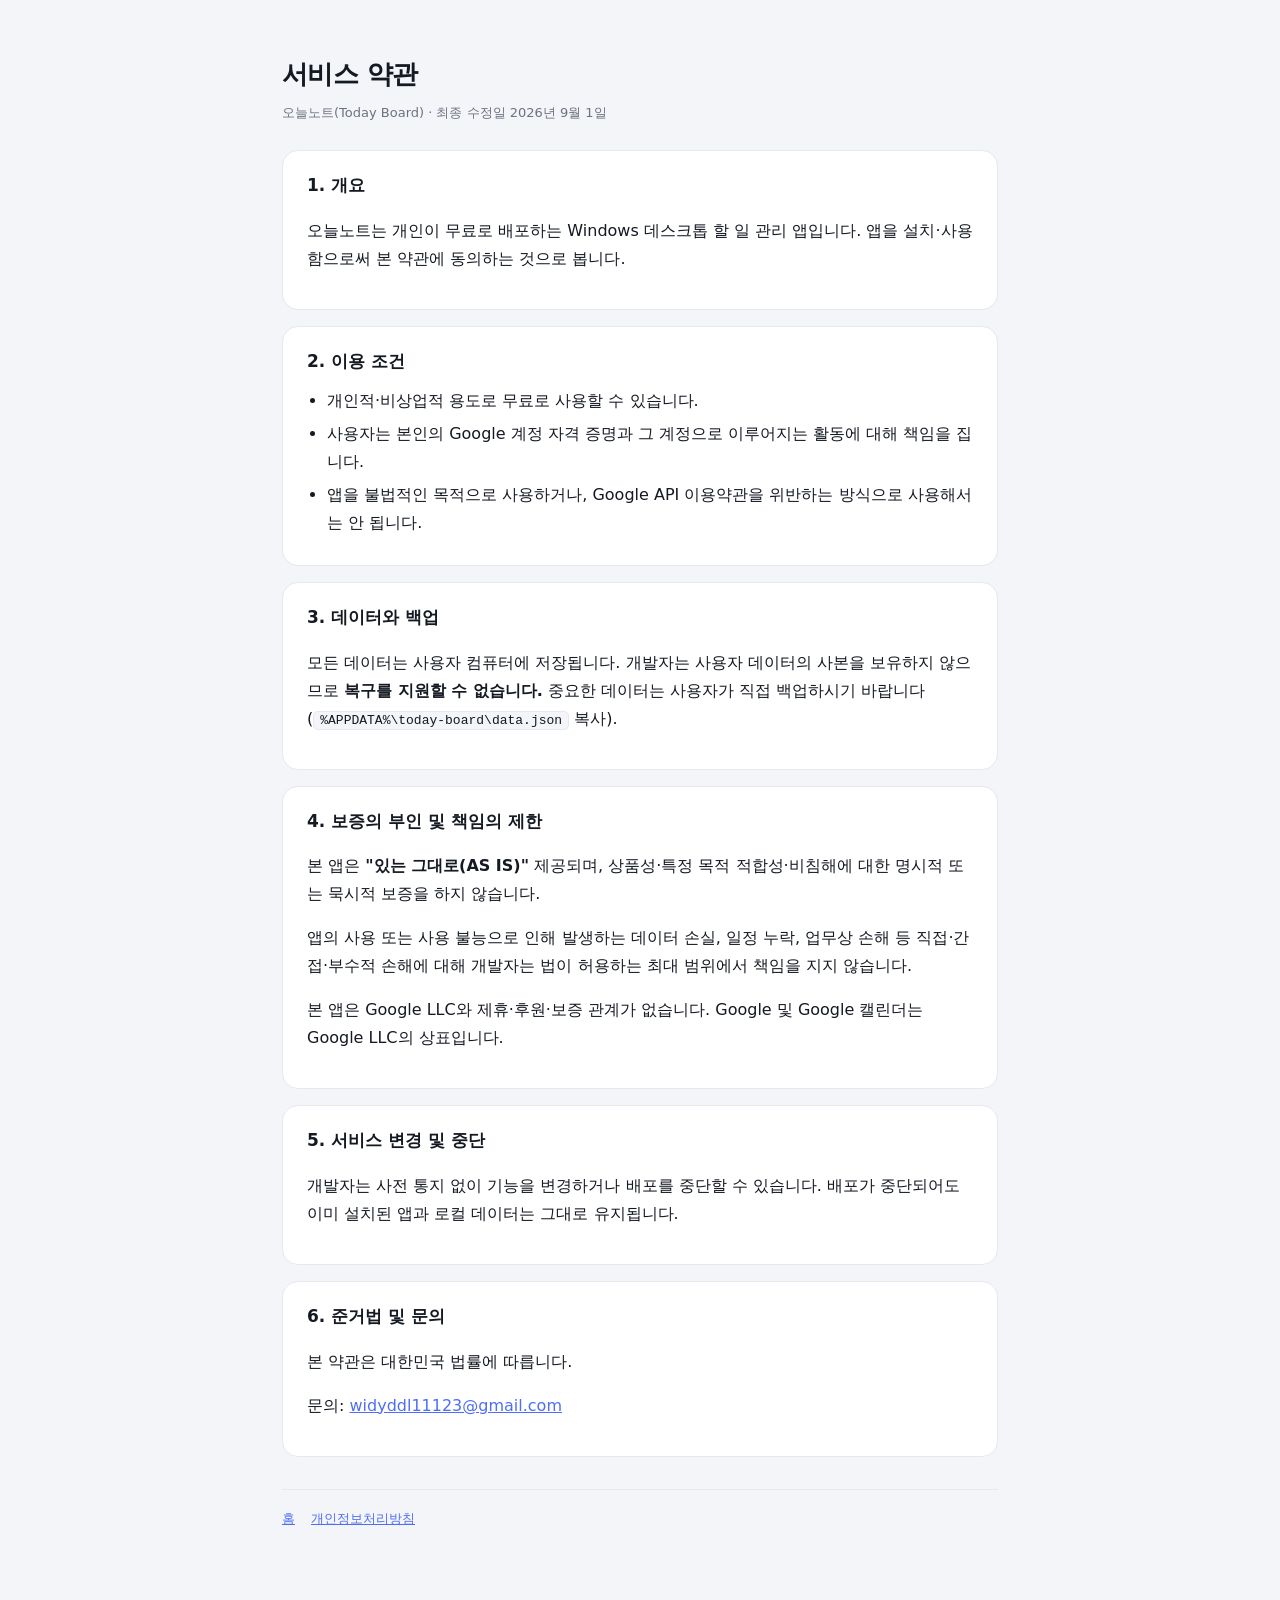
<file: terms.html>
<!doctype html>
<html lang="ko">
<head>
<meta charset="utf-8">
<meta name="viewport" content="width=device-width, initial-scale=1">
<title>서비스 약관 — 오늘노트</title>
<link rel="stylesheet" href="./site.css">
</head>
<body>
<div class="wrap">
  <h1>서비스 약관</h1>
  <div class="upd">오늘노트(Today Board) · 최종 수정일 2026년 9월 1일</div>

  <div class="card">
    <h2>1. 개요</h2>
    <p>오늘노트는 개인이 무료로 배포하는 Windows 데스크톱 할 일 관리 앱입니다.
       앱을 설치·사용함으로써 본 약관에 동의하는 것으로 봅니다.</p>
  </div>

  <div class="card">
    <h2>2. 이용 조건</h2>
    <ul>
      <li>개인적·비상업적 용도로 무료로 사용할 수 있습니다.</li>
      <li>사용자는 본인의 Google 계정 자격 증명과 그 계정으로 이루어지는 활동에 대해 책임을 집니다.</li>
      <li>앱을 불법적인 목적으로 사용하거나, Google API 이용약관을 위반하는 방식으로 사용해서는 안 됩니다.</li>
    </ul>
  </div>

  <div class="card">
    <h2>3. 데이터와 백업</h2>
    <p>모든 데이터는 사용자 컴퓨터에 저장됩니다. 개발자는 사용자 데이터의 사본을 보유하지 않으므로
       <strong>복구를 지원할 수 없습니다.</strong> 중요한 데이터는 사용자가 직접 백업하시기 바랍니다
       (<code>%APPDATA%\today-board\data.json</code> 복사).</p>
  </div>

  <div class="card">
    <h2>4. 보증의 부인 및 책임의 제한</h2>
    <p>본 앱은 <strong>"있는 그대로(AS IS)"</strong> 제공되며, 상품성·특정 목적 적합성·비침해에 대한
       명시적 또는 묵시적 보증을 하지 않습니다.</p>
    <p>앱의 사용 또는 사용 불능으로 인해 발생하는 데이터 손실, 일정 누락, 업무상 손해 등
       직접·간접·부수적 손해에 대해 개발자는 법이 허용하는 최대 범위에서 책임을 지지 않습니다.</p>
    <p>본 앱은 Google LLC와 제휴·후원·보증 관계가 없습니다. Google 및 Google 캘린더는 Google LLC의 상표입니다.</p>
  </div>

  <div class="card">
    <h2>5. 서비스 변경 및 중단</h2>
    <p>개발자는 사전 통지 없이 기능을 변경하거나 배포를 중단할 수 있습니다.
       배포가 중단되어도 이미 설치된 앱과 로컬 데이터는 그대로 유지됩니다.</p>
  </div>

  <div class="card">
    <h2>6. 준거법 및 문의</h2>
    <p>본 약관은 대한민국 법률에 따릅니다.</p>
    <p>문의: <a href="mailto:widyddl11123@gmail.com">widyddl11123@gmail.com</a></p>
  </div>

  <footer>
    <a href="./index.html">홈</a>
    <a href="./privacy.html">개인정보처리방침</a>
  </footer>
</div>
</body>
</html>
</file>
<file: site.css>
:root{--bg:#f4f5f8;--surface:#fff;--border:#e5e8ee;--text:#141922;--muted:#6b7280;--accent:#4f6ef7}
@media (prefers-color-scheme:dark){
  :root{--bg:#12141a;--surface:#1b1e26;--border:#2b313c;--text:#e9ecf2;--muted:#98a2b3;--accent:#7d92ff}
}
*{box-sizing:border-box}
.hidden{display:none !important}
body{margin:0;background:var(--bg);color:var(--text);line-height:1.75;
  font-family:'Pretendard',-apple-system,'Segoe UI','Malgun Gothic',system-ui,sans-serif}
.wrap{max-width:760px;margin:0 auto;padding:52px 22px 80px}
h1{font-size:26px;letter-spacing:-.02em;margin:0 0 4px}
.upd{color:var(--muted);font-size:13px;margin-bottom:26px}
.card{background:var(--surface);border:1px solid var(--border);border-radius:16px;padding:20px 24px;margin:16px 0}
h2{font-size:17px;margin:0 0 10px}
h3{font-size:14.5px;margin:16px 0 6px;color:var(--muted)}
ul{margin:8px 0;padding-left:20px} li{margin:5px 0}
a{color:var(--accent)}
code{background:var(--bg);border:1px solid var(--border);border-radius:5px;padding:1px 6px;font-size:13px}
table{width:100%;border-collapse:collapse;margin:10px 0;font-size:14px}
th,td{border:1px solid var(--border);padding:8px 10px;text-align:left;vertical-align:top}
th{background:var(--bg);font-weight:700;white-space:nowrap}
footer{margin-top:32px;padding-top:18px;border-top:1px solid var(--border);color:var(--muted);font-size:13px;display:flex;gap:16px;flex-wrap:wrap}
</file>
